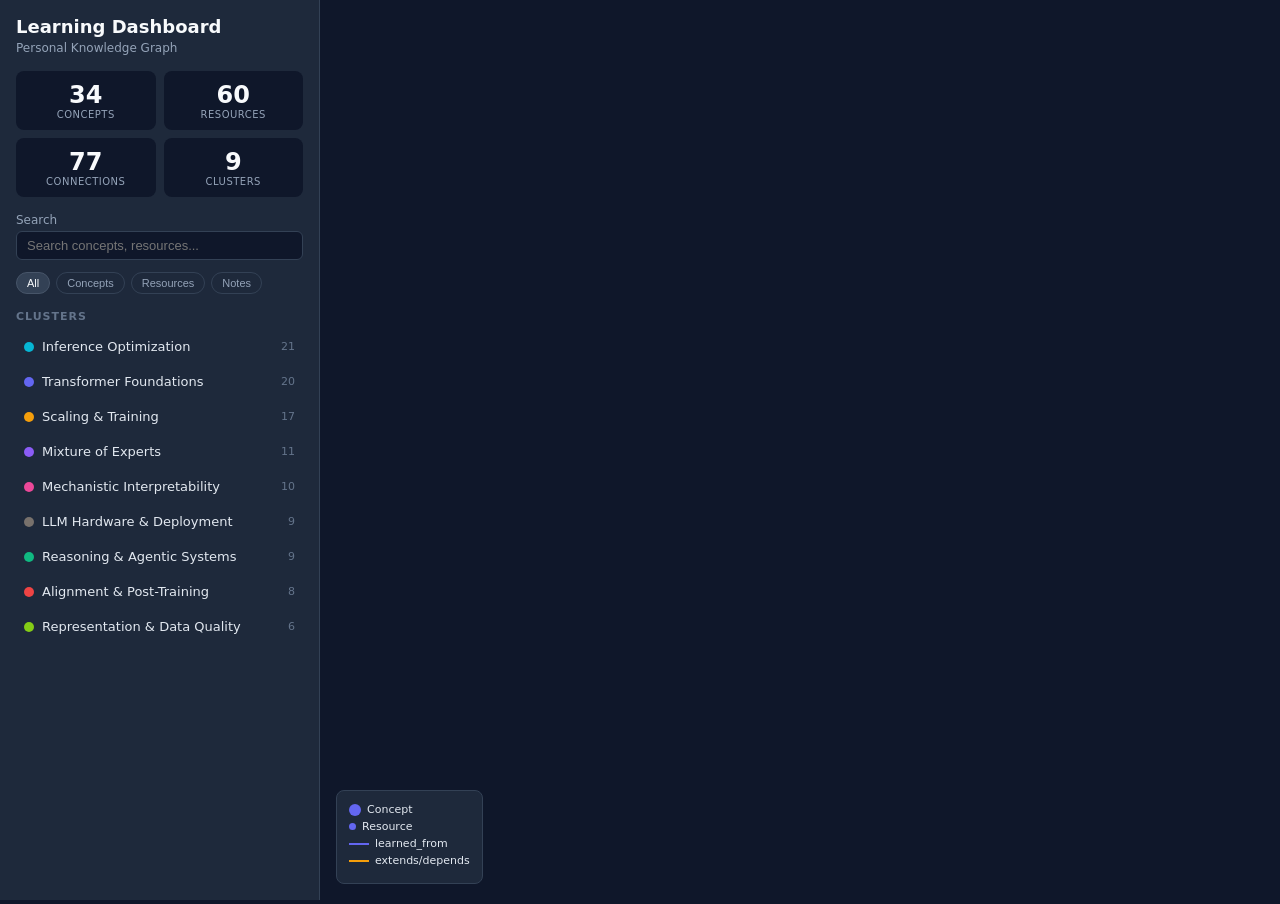
<file: personal/learning/learning-dashboard.html>
<!DOCTYPE html>
<html lang="en">
<head>
<meta charset="UTF-8">
<meta name="viewport" content="width=device-width, initial-scale=1.0">
<title>Learning Dashboard — Knowledge Graph</title>
<script src="https://d3js.org/d3.v7.min.js"></script>
<style>
  * { margin: 0; padding: 0; box-sizing: border-box; }
  body { font-family: -apple-system, BlinkMacSystemFont, 'Segoe UI', system-ui, sans-serif; background: #0f172a; color: #e2e8f0; display: flex; height: 100vh; overflow: hidden; }

  /* Sidebar */
  #sidebar { width: 320px; background: #1e293b; border-right: 1px solid #334155; overflow-y: auto; padding: 16px; flex-shrink: 0; }
  #sidebar h1 { font-size: 18px; margin-bottom: 4px; color: #f8fafc; }
  #sidebar .subtitle { font-size: 12px; color: #94a3b8; margin-bottom: 16px; }
  .stats { display: grid; grid-template-columns: 1fr 1fr; gap: 8px; margin-bottom: 16px; }
  .stat-card { background: #0f172a; border-radius: 8px; padding: 10px; text-align: center; }
  .stat-card .number { font-size: 24px; font-weight: 700; color: #f8fafc; }
  .stat-card .label { font-size: 10px; color: #94a3b8; text-transform: uppercase; letter-spacing: 0.5px; }

  .section-title { font-size: 11px; text-transform: uppercase; letter-spacing: 1px; color: #64748b; margin: 16px 0 8px; font-weight: 600; }

  .cluster-item { display: flex; align-items: center; gap: 8px; padding: 8px; border-radius: 6px; cursor: pointer; margin-bottom: 4px; transition: background 0.15s; }
  .cluster-item:hover { background: #334155; }
  .cluster-item.active { background: #334155; border: 1px solid #475569; }
  .cluster-dot { width: 10px; height: 10px; border-radius: 50%; flex-shrink: 0; }
  .cluster-name { font-size: 13px; flex: 1; }
  .cluster-count { font-size: 11px; color: #64748b; }

  .filter-group { margin-bottom: 12px; }
  .filter-group label { font-size: 12px; color: #94a3b8; display: block; margin-bottom: 4px; }
  .filter-group input { width: 100%; padding: 6px 10px; border-radius: 6px; border: 1px solid #334155; background: #0f172a; color: #e2e8f0; font-size: 13px; }
  .filter-group input:focus { outline: none; border-color: #6366f1; }

  .type-filters { display: flex; gap: 6px; margin-bottom: 12px; }
  .type-btn { padding: 4px 10px; border-radius: 12px; border: 1px solid #334155; background: transparent; color: #94a3b8; font-size: 11px; cursor: pointer; transition: all 0.15s; }
  .type-btn.active { background: #334155; color: #f8fafc; border-color: #475569; }
  .type-btn:hover { border-color: #475569; }

  /* Detail Panel */
  #detail { display: none; position: absolute; right: 16px; top: 16px; width: 360px; max-height: calc(100vh - 32px); background: #1e293b; border: 1px solid #334155; border-radius: 12px; padding: 20px; overflow-y: auto; z-index: 10; box-shadow: 0 20px 40px rgba(0,0,0,0.4); }
  #detail h2 { font-size: 16px; margin-bottom: 4px; color: #f8fafc; }
  #detail .meta { font-size: 12px; color: #94a3b8; margin-bottom: 12px; }
  #detail .badge { display: inline-block; padding: 2px 8px; border-radius: 10px; font-size: 10px; font-weight: 600; margin-right: 4px; }
  #detail .badge-concept { background: #312e81; color: #a5b4fc; }
  #detail .badge-resource { background: #064e3b; color: #6ee7b7; }
  #detail .badge-note { background: #713f12; color: #fde68a; }
  #detail .section { margin-top: 12px; }
  #detail .section h3 { font-size: 12px; color: #64748b; text-transform: uppercase; letter-spacing: 0.5px; margin-bottom: 6px; }
  #detail .link-item { padding: 4px 0; font-size: 13px; }
  #detail .link-item a { color: #93c5fd; text-decoration: none; }
  #detail .link-item a:hover { text-decoration: underline; }
  #detail .question { padding: 4px 0; font-size: 13px; color: #cbd5e1; }
  #detail .edge-item { padding: 4px 0; font-size: 12px; color: #94a3b8; }
  #detail .edge-rel { color: #6366f1; font-weight: 600; }
  #detail .close-btn { position: absolute; top: 12px; right: 12px; background: none; border: none; color: #64748b; cursor: pointer; font-size: 18px; }
  #detail .close-btn:hover { color: #f8fafc; }
  #detail .url-link { display: block; margin-top: 8px; padding: 8px 12px; background: #0f172a; border-radius: 6px; color: #93c5fd; text-decoration: none; font-size: 13px; word-break: break-all; }
  #detail .url-link:hover { background: #1e3a5f; }

  /* Graph Area */
  #graph-area { flex: 1; position: relative; }
  svg { width: 100%; height: 100%; }
  .link { stroke-opacity: 0.3; }
  .link:hover { stroke-opacity: 0.8; }
  .node { cursor: pointer; }
  .node circle { stroke: #0f172a; stroke-width: 1.5px; transition: r 0.2s; }
  .node:hover circle { r: 12; }
  .node text { font-size: 9px; fill: #94a3b8; pointer-events: none; }
  .node.highlighted circle { stroke: #f8fafc; stroke-width: 2.5px; }
  .node.dimmed { opacity: 0.15; }
  .link.dimmed { opacity: 0.05; }

  /* Legend */
  #legend { position: absolute; bottom: 16px; left: 16px; background: #1e293b; border: 1px solid #334155; border-radius: 8px; padding: 12px; font-size: 11px; }
  .legend-item { display: flex; align-items: center; gap: 6px; margin-bottom: 4px; }
  .legend-dot { width: 8px; height: 8px; border-radius: 50%; }
  .legend-line { width: 20px; height: 2px; }
</style>
</head>
<body>

<div id="sidebar">
  <h1>Learning Dashboard</h1>
  <p class="subtitle">Personal Knowledge Graph</p>

  <div class="stats">
    <div class="stat-card"><div class="number" id="stat-concepts">0</div><div class="label">Concepts</div></div>
    <div class="stat-card"><div class="number" id="stat-resources">0</div><div class="label">Resources</div></div>
    <div class="stat-card"><div class="number" id="stat-edges">0</div><div class="label">Connections</div></div>
    <div class="stat-card"><div class="number" id="stat-clusters">0</div><div class="label">Clusters</div></div>
  </div>

  <div class="filter-group">
    <label>Search</label>
    <input type="text" id="search" placeholder="Search concepts, resources...">
  </div>

  <div class="type-filters">
    <button class="type-btn active" data-type="all">All</button>
    <button class="type-btn" data-type="concept">Concepts</button>
    <button class="type-btn" data-type="resource">Resources</button>
    <button class="type-btn" data-type="note">Notes</button>
  </div>

  <div class="section-title">Clusters</div>
  <div id="cluster-list"></div>
</div>

<div id="graph-area">
  <svg id="graph"></svg>

  <div id="legend">
    <div class="legend-item"><div class="legend-dot" style="background:#6366f1; width:12px; height:12px;"></div> Concept</div>
    <div class="legend-item"><div class="legend-dot" style="background:#6366f1; width:7px; height:7px;"></div> Resource</div>
    <div class="legend-item"><div class="legend-line" style="background:#6366f1;"></div> learned_from</div>
    <div class="legend-item"><div class="legend-line" style="background:#f59e0b;"></div> extends/depends</div>
  </div>
</div>

<div id="detail">
  <button class="close-btn" onclick="closeDetail()">&times;</button>
  <div id="detail-content"></div>
</div>

<script>
const graphData = {
  "nodes": [
    {
      "id": "self-attention",
      "name": "Self-Attention",
      "type": "concept",
      "cluster": "transformer-foundations",
      "color": "#6366f1",
      "size": 8,
      "depth": "intro",
      "url": "",
      "quality": 0,
      "tags": [
        "transformer",
        "attention",
        "core"
      ],
      "questions": [
        "How does self-attention compute relationships between all positions in a sequence?",
        "Why is self-attention O(n^2) in sequence length?"
      ],
      "body": "",
      "resource_type": ""
    },
    {
      "id": "multi-head-attention",
      "name": "Multi-Head Attention",
      "type": "concept",
      "cluster": "transformer-foundations",
      "color": "#6366f1",
      "size": 8,
      "depth": "intro",
      "url": "",
      "quality": 0,
      "tags": [
        "transformer",
        "attention",
        "core"
      ],
      "questions": [
        "Why use multiple attention heads instead of a single one?",
        "How do different heads learn different relationship patterns?"
      ],
      "body": "",
      "resource_type": ""
    },
    {
      "id": "transformer-architecture",
      "name": "Transformer Architecture",
      "type": "concept",
      "cluster": "transformer-foundations",
      "color": "#6366f1",
      "size": 8,
      "depth": "intro",
      "url": "",
      "quality": 0,
      "tags": [
        "transformer",
        "architecture",
        "deep-learning"
      ],
      "questions": [
        "What are the key components of the original Transformer?",
        "Why did decoder-only architectures become dominant for LLMs?"
      ],
      "body": "",
      "resource_type": ""
    },
    {
      "id": "positional-encoding",
      "name": "Positional Encoding",
      "type": "concept",
      "cluster": "transformer-foundations",
      "color": "#6366f1",
      "size": 8,
      "depth": "intermediate",
      "url": "",
      "quality": 0,
      "tags": [
        "transformer",
        "position",
        "encoding"
      ],
      "questions": [
        "Why do transformers need positional encoding?",
        "How does RoPE enable better length generalization than sinusoidal encoding?"
      ],
      "body": "",
      "resource_type": ""
    },
    {
      "id": "rotary-position-embedding",
      "name": "Rotary Position Embedding (RoPE)",
      "type": "concept",
      "cluster": "transformer-foundations",
      "color": "#6366f1",
      "size": 8,
      "depth": "intermediate",
      "url": "",
      "quality": 0,
      "tags": [
        "transformer",
        "position",
        "rope",
        "long-context"
      ],
      "questions": [
        "How does RoPE encode relative position via rotation matrices?",
        "Why has RoPE become the default positional encoding for modern LLMs?"
      ],
      "body": "",
      "resource_type": ""
    },
    {
      "id": "masked-language-modeling",
      "name": "Masked Language Modeling",
      "type": "concept",
      "cluster": "transformer-foundations",
      "color": "#6366f1",
      "size": 8,
      "depth": "intermediate",
      "url": "",
      "quality": 0,
      "tags": [
        "bert",
        "pre-training",
        "encoder"
      ],
      "questions": [
        "How does MLM differ from autoregressive language modeling?",
        "Why is bidirectional context important for representation learning?"
      ],
      "body": "",
      "resource_type": ""
    },
    {
      "id": "multi-latent-attention",
      "name": "Multi-Latent Attention (MLA)",
      "type": "concept",
      "cluster": "transformer-foundations",
      "color": "#6366f1",
      "size": 8,
      "depth": "research",
      "url": "",
      "quality": 0,
      "tags": [
        "deepseek",
        "attention",
        "efficiency"
      ],
      "questions": [
        "How does MLA reduce KV cache memory compared to standard MHA?",
        "What is the latent compression bottleneck in MLA?"
      ],
      "body": "",
      "resource_type": ""
    },
    {
      "id": "scaling-laws",
      "name": "Neural Scaling Laws",
      "type": "concept",
      "cluster": "scaling-and-training",
      "color": "#f59e0b",
      "size": 8,
      "depth": "intermediate",
      "url": "",
      "quality": 0,
      "tags": [
        "scaling",
        "compute",
        "training"
      ],
      "questions": [
        "How do loss and performance scale with parameters, data, and compute?",
        "What are the practical implications of scaling laws for training budget allocation?"
      ],
      "body": "",
      "resource_type": ""
    },
    {
      "id": "compute-optimal-training",
      "name": "Compute-Optimal Training (Chinchilla)",
      "type": "concept",
      "cluster": "scaling-and-training",
      "color": "#f59e0b",
      "size": 8,
      "depth": "intermediate",
      "url": "",
      "quality": 0,
      "tags": [
        "scaling",
        "chinchilla",
        "training-efficiency"
      ],
      "questions": [
        "Why were most pre-Chinchilla models undertrained on tokens?",
        "How do you determine the optimal parameter-to-token ratio for a compute budget?"
      ],
      "body": "",
      "resource_type": ""
    },
    {
      "id": "in-context-learning",
      "name": "In-Context Learning",
      "type": "concept",
      "cluster": "scaling-and-training",
      "color": "#f59e0b",
      "size": 8,
      "depth": "intermediate",
      "url": "",
      "quality": 0,
      "tags": [
        "gpt3",
        "prompting",
        "few-shot"
      ],
      "questions": [
        "How can LLMs learn new tasks from examples in the prompt without gradient updates?",
        "What scale of model is needed for reliable in-context learning?"
      ],
      "body": "",
      "resource_type": ""
    },
    {
      "id": "synthetic-data-training",
      "name": "Synthetic Data Training",
      "type": "concept",
      "cluster": "representation-and-data",
      "color": "#84cc16",
      "size": 8,
      "depth": "intermediate",
      "url": "",
      "quality": 0,
      "tags": [
        "data-quality",
        "phi",
        "textbooks"
      ],
      "questions": [
        "How can high-quality synthetic data outperform larger web-scraped datasets?",
        "What are the risks of model collapse from synthetic data?"
      ],
      "body": "",
      "resource_type": ""
    },
    {
      "id": "large-scale-training",
      "name": "Large-Scale Training Orchestration",
      "type": "concept",
      "cluster": "scaling-and-training",
      "color": "#f59e0b",
      "size": 8,
      "depth": "intermediate",
      "url": "",
      "quality": 0,
      "tags": [
        "distributed-training",
        "palm",
        "tpu",
        "gpu"
      ],
      "questions": [
        "How do you efficiently train across thousands of accelerators?",
        "What are the key challenges in distributed training (communication, fault tolerance)?"
      ],
      "body": "",
      "resource_type": ""
    },
    {
      "id": "gradient-accumulation",
      "name": "Gradient Accumulation",
      "type": "concept",
      "cluster": "scaling-and-training",
      "color": "#f59e0b",
      "size": 8,
      "depth": "intermediate",
      "url": "",
      "quality": 0,
      "tags": [
        "training",
        "optimization",
        "memory"
      ],
      "questions": [
        "How does gradient accumulation simulate larger batch sizes with limited GPU memory?",
        "What are the trade-offs between accumulation steps and training speed?"
      ],
      "body": "",
      "resource_type": ""
    },
    {
      "id": "instruction-tuning",
      "name": "Instruction Tuning",
      "type": "concept",
      "cluster": "alignment-and-post-training",
      "color": "#ef4444",
      "size": 8,
      "depth": "intermediate",
      "url": "",
      "quality": 0,
      "tags": [
        "alignment",
        "instructgpt",
        "sft"
      ],
      "questions": [
        "How does instruction tuning change model behavior compared to base pre-training?",
        "What is the role of SFT in the RLHF pipeline?"
      ],
      "body": "",
      "resource_type": ""
    },
    {
      "id": "rlhf",
      "name": "Reinforcement Learning from Human Feedback",
      "type": "concept",
      "cluster": "alignment-and-post-training",
      "color": "#ef4444",
      "size": 8,
      "depth": "intermediate",
      "url": "",
      "quality": 0,
      "tags": [
        "alignment",
        "ppo",
        "reward-model"
      ],
      "questions": [
        "How does RLHF align model outputs with human preferences?",
        "What are the instability issues with PPO-based RLHF?"
      ],
      "body": "",
      "resource_type": ""
    },
    {
      "id": "direct-preference-optimization",
      "name": "Direct Preference Optimization (DPO)",
      "type": "concept",
      "cluster": "alignment-and-post-training",
      "color": "#ef4444",
      "size": 8,
      "depth": "intermediate",
      "url": "",
      "quality": 0,
      "tags": [
        "alignment",
        "dpo",
        "preference-learning"
      ],
      "questions": [
        "How does DPO eliminate the need for a separate reward model?",
        "Why is DPO more stable than PPO-based RLHF?"
      ],
      "body": "",
      "resource_type": ""
    },
    {
      "id": "constitutional-ai",
      "name": "Constitutional AI",
      "type": "concept",
      "cluster": "alignment-and-post-training",
      "color": "#ef4444",
      "size": 8,
      "depth": "intermediate",
      "url": "",
      "quality": 0,
      "tags": [
        "alignment",
        "anthropic",
        "safety"
      ],
      "questions": [
        "How does Constitutional AI use AI feedback instead of human feedback?",
        "What role do constitutional principles play in training harmless models?"
      ],
      "body": "",
      "resource_type": ""
    },
    {
      "id": "chain-of-thought",
      "name": "Chain-of-Thought Prompting",
      "type": "concept",
      "cluster": "reasoning-and-agents",
      "color": "#10b981",
      "size": 8,
      "depth": "intermediate",
      "url": "",
      "quality": 0,
      "tags": [
        "reasoning",
        "prompting",
        "cot"
      ],
      "questions": [
        "How does chain-of-thought prompting improve reasoning accuracy?",
        "What types of tasks benefit most from CoT prompting?"
      ],
      "body": "",
      "resource_type": ""
    },
    {
      "id": "react-framework",
      "name": "ReAct Framework",
      "type": "concept",
      "cluster": "reasoning-and-agents",
      "color": "#10b981",
      "size": 8,
      "depth": "intermediate",
      "url": "",
      "quality": 0,
      "tags": [
        "agents",
        "tool-use",
        "reasoning"
      ],
      "questions": [
        "How does interleaving reasoning and action improve task completion?",
        "Why is ReAct foundational for modern AI agent architectures?"
      ],
      "body": "",
      "resource_type": ""
    },
    {
      "id": "rl-for-reasoning",
      "name": "RL for Reasoning (DeepSeek-R1 Style)",
      "type": "concept",
      "cluster": "reasoning-and-agents",
      "color": "#10b981",
      "size": 8,
      "depth": "research",
      "url": "",
      "quality": 0,
      "tags": [
        "reasoning",
        "reinforcement-learning",
        "deepseek"
      ],
      "questions": [
        "How can pure RL without SFT induce self-verification and structured reasoning?",
        "What emergent reasoning behaviors appear from large-scale RL training?"
      ],
      "body": "",
      "resource_type": ""
    },
    {
      "id": "mixture-of-experts",
      "name": "Mixture of Experts (MoE)",
      "type": "concept",
      "cluster": "mixture-of-experts",
      "color": "#8b5cf6",
      "size": 8,
      "depth": "intermediate",
      "url": "",
      "quality": 0,
      "tags": [
        "moe",
        "sparse",
        "conditional-computation"
      ],
      "questions": [
        "How does MoE achieve large model capacity with constant inference cost?",
        "What is the routing problem in MoE and how is load balancing handled?"
      ],
      "body": "",
      "resource_type": ""
    },
    {
      "id": "sparse-upcycling",
      "name": "Sparse Upcycling",
      "type": "concept",
      "cluster": "mixture-of-experts",
      "color": "#8b5cf6",
      "size": 8,
      "depth": "research",
      "url": "",
      "quality": 0,
      "tags": [
        "moe",
        "dense-to-sparse",
        "compute-reuse"
      ],
      "questions": [
        "How can dense checkpoints be converted into MoE models efficiently?",
        "Why is sparse upcycling critical for iterative scaling?"
      ],
      "body": "",
      "resource_type": ""
    },
    {
      "id": "flash-attention",
      "name": "FlashAttention",
      "type": "concept",
      "cluster": "inference-optimization",
      "color": "#06b6d4",
      "size": 8,
      "depth": "intermediate",
      "url": "",
      "quality": 0,
      "tags": [
        "attention",
        "memory",
        "gpu",
        "io-awareness"
      ],
      "questions": [
        "How does FlashAttention reduce memory from O(n^2) to O(n) via tiling?",
        "Why is IO-awareness key to FlashAttention performance on GPU?"
      ],
      "body": "",
      "resource_type": ""
    },
    {
      "id": "llm-inference",
      "name": "LLM Inference Engineering",
      "type": "concept",
      "cluster": "inference-optimization",
      "color": "#06b6d4",
      "size": 8,
      "depth": "intermediate",
      "url": "",
      "quality": 0,
      "tags": [
        "inference",
        "production",
        "latency"
      ],
      "questions": [
        "What are the key bottlenecks in serving LLMs at scale?",
        "How do batching strategies affect throughput vs latency trade-offs?"
      ],
      "body": "",
      "resource_type": ""
    },
    {
      "id": "batching-strategies",
      "name": "Batching Strategies",
      "type": "concept",
      "cluster": "inference-optimization",
      "color": "#06b6d4",
      "size": 8,
      "depth": "intermediate",
      "url": "",
      "quality": 0,
      "tags": [
        "inference",
        "batching",
        "continuous-batching"
      ],
      "questions": [
        "How does continuous batching improve GPU utilization for inference?",
        "What is the difference between static and dynamic batching?"
      ],
      "body": "",
      "resource_type": ""
    },
    {
      "id": "gpu-memory-management",
      "name": "GPU Memory Management",
      "type": "concept",
      "cluster": "inference-optimization",
      "color": "#06b6d4",
      "size": 8,
      "depth": "intermediate",
      "url": "",
      "quality": 0,
      "tags": [
        "gpu",
        "memory",
        "vram",
        "inference"
      ],
      "questions": [
        "How does KV cache size affect concurrent session limits?",
        "What strategies exist for managing VRAM during multi-user inference?"
      ],
      "body": "",
      "resource_type": ""
    },
    {
      "id": "model-sharding",
      "name": "Model Sharding & Parallelism",
      "type": "concept",
      "cluster": "inference-optimization",
      "color": "#06b6d4",
      "size": 8,
      "depth": "intermediate",
      "url": "",
      "quality": 0,
      "tags": [
        "distributed",
        "tensor-parallelism",
        "pipeline-parallelism"
      ],
      "questions": [
        "When should you use tensor parallelism vs pipeline parallelism?",
        "How does model sharding across GPUs affect inference latency?"
      ],
      "body": "",
      "resource_type": ""
    },
    {
      "id": "model-distillation",
      "name": "Model Distillation",
      "type": "concept",
      "cluster": "inference-optimization",
      "color": "#06b6d4",
      "size": 8,
      "depth": "intermediate",
      "url": "",
      "quality": 0,
      "tags": [
        "compression",
        "knowledge-distillation",
        "deployment"
      ],
      "questions": [
        "How does knowledge distillation transfer capabilities from large to small models?",
        "What are the trade-offs between distillation and quantization?"
      ],
      "body": "",
      "resource_type": ""
    },
    {
      "id": "mechanistic-interpretability",
      "name": "Mechanistic Interpretability",
      "type": "concept",
      "cluster": "mechanistic-interpretability",
      "color": "#ec4899",
      "size": 8,
      "depth": "intermediate",
      "url": "",
      "quality": 0,
      "tags": [
        "interpretability",
        "features",
        "safety"
      ],
      "questions": [
        "How can we decompose neural network activations into interpretable features?",
        "What role does mechanistic interpretability play in AI safety?"
      ],
      "body": "",
      "resource_type": ""
    },
    {
      "id": "sparse-autoencoders",
      "name": "Sparse Autoencoders (SAEs)",
      "type": "concept",
      "cluster": "mechanistic-interpretability",
      "color": "#ec4899",
      "size": 8,
      "depth": "research",
      "url": "",
      "quality": 0,
      "tags": [
        "interpretability",
        "sae",
        "feature-extraction"
      ],
      "questions": [
        "How do sparse autoencoders extract monosemantic features from polysemantic neurons?",
        "What did scaling SAEs to Claude 3 Sonnet reveal about model internals?"
      ],
      "body": "",
      "resource_type": ""
    },
    {
      "id": "transformerlens",
      "name": "TransformerLens",
      "type": "concept",
      "cluster": "mechanistic-interpretability",
      "color": "#ec4899",
      "size": 8,
      "depth": "intermediate",
      "url": "",
      "quality": 0,
      "tags": [
        "interpretability",
        "tools",
        "neel-nanda"
      ],
      "questions": [
        "How does TransformerLens enable mechanistic interpretability research on GPT models?",
        "What types of algorithmic tasks can TransformerLens help analyze?"
      ],
      "body": "",
      "resource_type": ""
    },
    {
      "id": "local-llm-deployment",
      "name": "Local LLM Deployment",
      "type": "concept",
      "cluster": "llm-hardware",
      "color": "#78716c",
      "size": 8,
      "depth": "intro",
      "url": "",
      "quality": 0,
      "tags": [
        "hardware",
        "local",
        "deployment",
        "gpu"
      ],
      "questions": [
        "What hardware is needed to run LLMs locally (GPU VRAM, RAM requirements)?",
        "How do consumer GPUs compare to data center GPUs for LLM inference?"
      ],
      "body": "",
      "resource_type": ""
    },
    {
      "id": "retrieval-augmented-generation",
      "name": "Retrieval-Augmented Generation (RAG)",
      "type": "concept",
      "cluster": "representation-and-data",
      "color": "#84cc16",
      "size": 8,
      "depth": "intermediate",
      "url": "",
      "quality": 0,
      "tags": [
        "rag",
        "retrieval",
        "grounding"
      ],
      "questions": [
        "How does RAG combine parametric and non-parametric knowledge?",
        "What are the key challenges in building production RAG systems?"
      ],
      "body": "",
      "resource_type": ""
    },
    {
      "id": "platonic-representation",
      "name": "Platonic Representation Hypothesis",
      "type": "concept",
      "cluster": "representation-and-data",
      "color": "#84cc16",
      "size": 8,
      "depth": "research",
      "url": "",
      "quality": 0,
      "tags": [
        "representation",
        "convergence",
        "multimodal"
      ],
      "questions": [
        "Do neural networks converge toward a shared representation of reality?",
        "What evidence supports cross-modal representational alignment?"
      ],
      "body": "",
      "resource_type": ""
    },
    {
      "id": "res-attention-is-all-you-need",
      "name": "Attention Is All You Need",
      "type": "resource",
      "cluster": "transformer-foundations",
      "color": "#6366f1",
      "size": 5,
      "depth": "",
      "url": "https://arxiv.org/abs/1706.03762",
      "quality": 5,
      "tags": [
        "transformer",
        "attention",
        "seminal"
      ],
      "questions": [],
      "body": "",
      "resource_type": "paper"
    },
    {
      "id": "res-illustrated-transformer",
      "name": "The Illustrated Transformer",
      "type": "resource",
      "cluster": "transformer-foundations",
      "color": "#6366f1",
      "size": 5,
      "depth": "",
      "url": "https://jalammar.github.io/illustrated-transformer/",
      "quality": 5,
      "tags": [
        "transformer",
        "tutorial",
        "visual"
      ],
      "questions": [],
      "body": "",
      "resource_type": "blog"
    },
    {
      "id": "res-bert",
      "name": "BERT: Pre-training of Deep Bidirectional Transformers",
      "type": "resource",
      "cluster": "transformer-foundations",
      "color": "#6366f1",
      "size": 5,
      "depth": "",
      "url": "https://arxiv.org/abs/1810.04805",
      "quality": 5,
      "tags": [
        "bert",
        "encoder",
        "pre-training"
      ],
      "questions": [],
      "body": "",
      "resource_type": "paper"
    },
    {
      "id": "res-gpt3",
      "name": "Language Models are Few-Shot Learners (GPT-3)",
      "type": "resource",
      "cluster": "scaling-and-training",
      "color": "#f59e0b",
      "size": 5,
      "depth": "",
      "url": "https://arxiv.org/abs/2005.14165",
      "quality": 5,
      "tags": [
        "gpt3",
        "few-shot",
        "scaling"
      ],
      "questions": [],
      "body": "",
      "resource_type": "paper"
    },
    {
      "id": "res-scaling-laws",
      "name": "Scaling Laws for Neural Language Models",
      "type": "resource",
      "cluster": "scaling-and-training",
      "color": "#f59e0b",
      "size": 5,
      "depth": "",
      "url": "https://arxiv.org/abs/2001.08361",
      "quality": 5,
      "tags": [
        "scaling",
        "compute",
        "empirical"
      ],
      "questions": [],
      "body": "",
      "resource_type": "paper"
    },
    {
      "id": "res-chinchilla",
      "name": "Training Compute-Optimal Large Language Models (Chinchilla)",
      "type": "resource",
      "cluster": "scaling-and-training",
      "color": "#f59e0b",
      "size": 5,
      "depth": "",
      "url": "https://arxiv.org/abs/2203.15556",
      "quality": 5,
      "tags": [
        "scaling",
        "chinchilla",
        "compute-optimal"
      ],
      "questions": [],
      "body": "",
      "resource_type": "paper"
    },
    {
      "id": "res-llama",
      "name": "LLaMA: Open and Efficient Foundation Language Models",
      "type": "resource",
      "cluster": "transformer-foundations",
      "color": "#6366f1",
      "size": 5,
      "depth": "",
      "url": "https://arxiv.org/abs/2302.13971",
      "quality": 5,
      "tags": [
        "llama",
        "open-weight",
        "architecture"
      ],
      "questions": [],
      "body": "",
      "resource_type": "paper"
    },
    {
      "id": "res-roformer",
      "name": "RoFormer: Rotary Position Embedding",
      "type": "resource",
      "cluster": "transformer-foundations",
      "color": "#6366f1",
      "size": 5,
      "depth": "",
      "url": "https://arxiv.org/abs/2104.09864",
      "quality": 4,
      "tags": [
        "rope",
        "position",
        "encoding"
      ],
      "questions": [],
      "body": "",
      "resource_type": "paper"
    },
    {
      "id": "res-flash-attention",
      "name": "FlashAttention: Fast and Memory-Efficient Exact Attention",
      "type": "resource",
      "cluster": "inference-optimization",
      "color": "#06b6d4",
      "size": 5,
      "depth": "",
      "url": "https://arxiv.org/abs/2205.14135",
      "quality": 5,
      "tags": [
        "attention",
        "memory",
        "gpu",
        "efficiency"
      ],
      "questions": [],
      "body": "",
      "resource_type": "paper"
    },
    {
      "id": "res-rag",
      "name": "Retrieval-Augmented Generation for Knowledge-Intensive NLP Tasks",
      "type": "resource",
      "cluster": "representation-and-data",
      "color": "#84cc16",
      "size": 5,
      "depth": "",
      "url": "https://arxiv.org/abs/2005.11401",
      "quality": 4,
      "tags": [
        "rag",
        "retrieval",
        "knowledge"
      ],
      "questions": [],
      "body": "",
      "resource_type": "paper"
    },
    {
      "id": "res-instructgpt",
      "name": "Training Language Models to Follow Instructions (InstructGPT)",
      "type": "resource",
      "cluster": "alignment-and-post-training",
      "color": "#ef4444",
      "size": 5,
      "depth": "",
      "url": "https://arxiv.org/abs/2203.02155",
      "quality": 5,
      "tags": [
        "alignment",
        "rlhf",
        "instruction-tuning"
      ],
      "questions": [],
      "body": "",
      "resource_type": "paper"
    },
    {
      "id": "res-dpo",
      "name": "Direct Preference Optimization (DPO)",
      "type": "resource",
      "cluster": "alignment-and-post-training",
      "color": "#ef4444",
      "size": 5,
      "depth": "",
      "url": "https://arxiv.org/abs/2305.18290",
      "quality": 4,
      "tags": [
        "dpo",
        "alignment",
        "preference"
      ],
      "questions": [],
      "body": "",
      "resource_type": "paper"
    },
    {
      "id": "res-chain-of-thought",
      "name": "Chain-of-Thought Prompting Elicits Reasoning",
      "type": "resource",
      "cluster": "reasoning-and-agents",
      "color": "#10b981",
      "size": 5,
      "depth": "",
      "url": "https://arxiv.org/abs/2201.11903",
      "quality": 5,
      "tags": [
        "reasoning",
        "prompting",
        "cot"
      ],
      "questions": [],
      "body": "",
      "resource_type": "paper"
    },
    {
      "id": "res-react",
      "name": "ReAct: Synergizing Reasoning and Acting",
      "type": "resource",
      "cluster": "reasoning-and-agents",
      "color": "#10b981",
      "size": 5,
      "depth": "",
      "url": "https://arxiv.org/abs/2210.03629",
      "quality": 5,
      "tags": [
        "agents",
        "reasoning",
        "tool-use"
      ],
      "questions": [],
      "body": "",
      "resource_type": "paper"
    },
    {
      "id": "res-deepseek-r1",
      "name": "DeepSeek-R1: Incentivizing Reasoning via RL",
      "type": "resource",
      "cluster": "reasoning-and-agents",
      "color": "#10b981",
      "size": 5,
      "depth": "",
      "url": "https://arxiv.org/abs/2501.12948",
      "quality": 5,
      "tags": [
        "reasoning",
        "rl",
        "deepseek"
      ],
      "questions": [],
      "body": "",
      "resource_type": "paper"
    },
    {
      "id": "res-qwen3",
      "name": "Qwen3 Technical Report",
      "type": "resource",
      "cluster": "mixture-of-experts",
      "color": "#8b5cf6",
      "size": 5,
      "depth": "",
      "url": "https://arxiv.org/abs/2505.09388",
      "quality": 4,
      "tags": [
        "qwen",
        "moe",
        "reasoning"
      ],
      "questions": [],
      "body": "",
      "resource_type": "paper"
    },
    {
      "id": "res-sparse-gated-moe",
      "name": "Outrageously Large Neural Networks: Sparsely-Gated MoE",
      "type": "resource",
      "cluster": "mixture-of-experts",
      "color": "#8b5cf6",
      "size": 5,
      "depth": "",
      "url": "https://arxiv.org/abs/1701.06538",
      "quality": 5,
      "tags": [
        "moe",
        "sparse",
        "gating"
      ],
      "questions": [],
      "body": "",
      "resource_type": "paper"
    },
    {
      "id": "res-switch-transformers",
      "name": "Switch Transformers",
      "type": "resource",
      "cluster": "mixture-of-experts",
      "color": "#8b5cf6",
      "size": 5,
      "depth": "",
      "url": "https://arxiv.org/abs/2101.03961",
      "quality": 4,
      "tags": [
        "moe",
        "switch",
        "trillion-parameter"
      ],
      "questions": [],
      "body": "",
      "resource_type": "paper"
    },
    {
      "id": "res-mixtral",
      "name": "Mixtral of Experts",
      "type": "resource",
      "cluster": "mixture-of-experts",
      "color": "#8b5cf6",
      "size": 5,
      "depth": "",
      "url": "https://arxiv.org/abs/2401.04088",
      "quality": 4,
      "tags": [
        "moe",
        "mixtral",
        "open-weight"
      ],
      "questions": [],
      "body": "",
      "resource_type": "paper"
    },
    {
      "id": "res-sparse-upcycling",
      "name": "Sparse Upcycling: MoE from Dense Checkpoints",
      "type": "resource",
      "cluster": "mixture-of-experts",
      "color": "#8b5cf6",
      "size": 5,
      "depth": "",
      "url": "https://arxiv.org/abs/2212.05055",
      "quality": 4,
      "tags": [
        "moe",
        "upcycling",
        "dense-to-sparse"
      ],
      "questions": [],
      "body": "",
      "resource_type": "paper"
    },
    {
      "id": "res-platonic-representation",
      "name": "The Platonic Representation Hypothesis",
      "type": "resource",
      "cluster": "representation-and-data",
      "color": "#84cc16",
      "size": 5,
      "depth": "",
      "url": "https://arxiv.org/abs/2405.07987",
      "quality": 4,
      "tags": [
        "representation",
        "convergence",
        "theory"
      ],
      "questions": [],
      "body": "",
      "resource_type": "paper"
    },
    {
      "id": "res-textbooks-all-you-need",
      "name": "Textbooks Are All You Need",
      "type": "resource",
      "cluster": "representation-and-data",
      "color": "#84cc16",
      "size": 5,
      "depth": "",
      "url": "https://arxiv.org/abs/2306.11644",
      "quality": 4,
      "tags": [
        "data-quality",
        "phi",
        "synthetic-data"
      ],
      "questions": [],
      "body": "",
      "resource_type": "paper"
    },
    {
      "id": "res-scaling-monosemanticity",
      "name": "Scaling Monosemanticity: Interpretable Features from Claude 3 Sonnet",
      "type": "resource",
      "cluster": "mechanistic-interpretability",
      "color": "#ec4899",
      "size": 5,
      "depth": "",
      "url": "https://transformer-circuits.pub/2024/scaling-monosemanticity/",
      "quality": 5,
      "tags": [
        "interpretability",
        "sae",
        "anthropic"
      ],
      "questions": [],
      "body": "",
      "resource_type": "paper"
    },
    {
      "id": "res-palm",
      "name": "PaLM: Scaling Language Modeling with Pathways",
      "type": "resource",
      "cluster": "scaling-and-training",
      "color": "#f59e0b",
      "size": 5,
      "depth": "",
      "url": "https://arxiv.org/abs/2204.02311",
      "quality": 4,
      "tags": [
        "palm",
        "distributed-training",
        "google"
      ],
      "questions": [],
      "body": "",
      "resource_type": "paper"
    },
    {
      "id": "res-glam",
      "name": "GLaM: Efficient Scaling with Mixture-of-Experts",
      "type": "resource",
      "cluster": "mixture-of-experts",
      "color": "#8b5cf6",
      "size": 5,
      "depth": "",
      "url": "https://arxiv.org/abs/2112.06905",
      "quality": 4,
      "tags": [
        "moe",
        "glam",
        "scaling"
      ],
      "questions": [],
      "body": "",
      "resource_type": "paper"
    },
    {
      "id": "res-smol-playbook",
      "name": "The Smol Training Playbook",
      "type": "resource",
      "cluster": "scaling-and-training",
      "color": "#f59e0b",
      "size": 5,
      "depth": "",
      "url": "https://huggingface.co/spaces/HuggingFaceTB/smol-training-playbook",
      "quality": 4,
      "tags": [
        "training",
        "handbook",
        "huggingface"
      ],
      "questions": [],
      "body": "",
      "resource_type": "blog"
    },
    {
      "id": "res-t5",
      "name": "T5: Exploring the Limits of Transfer Learning",
      "type": "resource",
      "cluster": "transformer-foundations",
      "color": "#6366f1",
      "size": 5,
      "depth": "",
      "url": "https://arxiv.org/abs/1910.10683",
      "quality": 5,
      "tags": [
        "t5",
        "transfer-learning",
        "text-to-text"
      ],
      "questions": [],
      "body": "",
      "resource_type": "paper"
    },
    {
      "id": "res-toolformer",
      "name": "Toolformer: Language Models Can Teach Themselves to Use Tools",
      "type": "resource",
      "cluster": "reasoning-and-agents",
      "color": "#10b981",
      "size": 5,
      "depth": "",
      "url": "https://arxiv.org/abs/2302.04761",
      "quality": 4,
      "tags": [
        "tools",
        "agents",
        "self-supervised"
      ],
      "questions": [],
      "body": "",
      "resource_type": "paper"
    },
    {
      "id": "res-gshard",
      "name": "GShard: Scaling Giant Models with Conditional Computation",
      "type": "resource",
      "cluster": "mixture-of-experts",
      "color": "#8b5cf6",
      "size": 5,
      "depth": "",
      "url": "https://arxiv.org/abs/2006.16668",
      "quality": 4,
      "tags": [
        "moe",
        "sharding",
        "distributed"
      ],
      "questions": [],
      "body": "",
      "resource_type": "paper"
    },
    {
      "id": "res-adaptive-mixtures",
      "name": "Adaptive Mixtures of Local Experts (1991)",
      "type": "resource",
      "cluster": "mixture-of-experts",
      "color": "#8b5cf6",
      "size": 5,
      "depth": "",
      "url": "https://www.cs.toronto.edu/~hinton/absps/jjnh91.pdf",
      "quality": 4,
      "tags": [
        "moe",
        "classic",
        "foundations"
      ],
      "questions": [],
      "body": "",
      "resource_type": "paper"
    },
    {
      "id": "res-hierarchical-moe",
      "name": "Hierarchical Mixtures of Experts (1994)",
      "type": "resource",
      "cluster": "mixture-of-experts",
      "color": "#8b5cf6",
      "size": 5,
      "depth": "",
      "url": "https://doi.org/10.1162/neco.1994.6.2.181",
      "quality": 4,
      "tags": [
        "moe",
        "hierarchical",
        "em-algorithm"
      ],
      "questions": [],
      "body": "",
      "resource_type": "paper"
    },
    {
      "id": "res-constitutional-ai",
      "name": "Constitutional AI: Harmlessness from AI Feedback",
      "type": "resource",
      "cluster": "alignment-and-post-training",
      "color": "#ef4444",
      "size": 5,
      "depth": "",
      "url": "https://arxiv.org/abs/2212.08073",
      "quality": 5,
      "tags": [
        "alignment",
        "anthropic",
        "constitutional"
      ],
      "questions": [],
      "body": "",
      "resource_type": "paper"
    },
    {
      "id": "res-mapping-the-mind",
      "name": "Mapping the Mind of a Large Language Model",
      "type": "resource",
      "cluster": "mechanistic-interpretability",
      "color": "#ec4899",
      "size": 5,
      "depth": "",
      "url": "https://www.anthropic.com/research/mapping-mind-language-model",
      "quality": 5,
      "tags": [
        "interpretability",
        "anthropic",
        "features"
      ],
      "questions": [],
      "body": "",
      "resource_type": "blog"
    },
    {
      "id": "res-deepseek-v3",
      "name": "DeepSeek-V3 Technical Report",
      "type": "resource",
      "cluster": "transformer-foundations",
      "color": "#6366f1",
      "size": 5,
      "depth": "",
      "url": "https://arxiv.org/abs/2412.19437",
      "quality": 5,
      "tags": [
        "deepseek",
        "mla",
        "mtp",
        "efficiency"
      ],
      "questions": [],
      "body": "",
      "resource_type": "paper"
    },
    {
      "id": "res-ahead-of-ai",
      "name": "Ahead of AI Newsletter (Sebastian Raschka)",
      "type": "resource",
      "cluster": "scaling-and-training",
      "color": "#f59e0b",
      "size": 5,
      "depth": "",
      "url": "https://magazine.sebastianraschka.com",
      "quality": 5,
      "tags": [
        "newsletter",
        "analysis",
        "learning"
      ],
      "questions": [],
      "body": "",
      "resource_type": "blog"
    },
    {
      "id": "res-interconnects",
      "name": "Interconnects Newsletter (Nathan Lambert)",
      "type": "resource",
      "cluster": "alignment-and-post-training",
      "color": "#ef4444",
      "size": 5,
      "depth": "",
      "url": "https://www.interconnects.ai",
      "quality": 5,
      "tags": [
        "newsletter",
        "rlhf",
        "alignment"
      ],
      "questions": [],
      "body": "",
      "resource_type": "blog"
    },
    {
      "id": "res-karpathy-llm-c",
      "name": "Andrej Karpathy's LLM.c",
      "type": "resource",
      "cluster": "scaling-and-training",
      "color": "#f59e0b",
      "size": 5,
      "depth": "",
      "url": "https://github.com/karpathy/llm.c",
      "quality": 5,
      "tags": [
        "code",
        "c",
        "cuda",
        "training"
      ],
      "questions": [],
      "body": "",
      "resource_type": "blog"
    },
    {
      "id": "res-hf-daily-papers",
      "name": "Hugging Face Daily Papers",
      "type": "resource",
      "cluster": "scaling-and-training",
      "color": "#f59e0b",
      "size": 5,
      "depth": "",
      "url": "https://huggingface.co/papers",
      "quality": 4,
      "tags": [
        "papers",
        "daily",
        "research"
      ],
      "questions": [],
      "body": "",
      "resource_type": "blog"
    },
    {
      "id": "res-mit-deep-learning-2024",
      "name": "MIT 6.7960 Deep Learning Fall 2024",
      "type": "resource",
      "cluster": "transformer-foundations",
      "color": "#6366f1",
      "size": 5,
      "depth": "",
      "url": "https://ocw.mit.edu/courses/6-7960-deep-learning-fall-2024/download/",
      "quality": 5,
      "tags": [
        "course",
        "mit",
        "deep-learning"
      ],
      "questions": [],
      "body": "",
      "resource_type": "course"
    },
    {
      "id": "res-cs336-stanford",
      "name": "CS336 Stanford (Lectures 5-11)",
      "type": "resource",
      "cluster": "inference-optimization",
      "color": "#06b6d4",
      "size": 5,
      "depth": "",
      "url": "https://buff.ly/9o4jRxl",
      "quality": 4,
      "tags": [
        "course",
        "stanford",
        "inference"
      ],
      "questions": [],
      "body": "",
      "resource_type": "course"
    },
    {
      "id": "res-gpu-mode",
      "name": "GPU MODE",
      "type": "resource",
      "cluster": "inference-optimization",
      "color": "#06b6d4",
      "size": 5,
      "depth": "",
      "url": "https://buff.ly/bPEHYL0",
      "quality": 4,
      "tags": [
        "gpu",
        "cuda",
        "programming"
      ],
      "questions": [],
      "body": "",
      "resource_type": "course"
    },
    {
      "id": "res-llm-inference-patterns",
      "name": "LLM Inference Patterns",
      "type": "resource",
      "cluster": "inference-optimization",
      "color": "#06b6d4",
      "size": 5,
      "depth": "",
      "url": "https://buff.ly/4ASDS5c",
      "quality": 3,
      "tags": [
        "inference",
        "patterns"
      ],
      "questions": [],
      "body": "",
      "resource_type": "video"
    },
    {
      "id": "res-llm-inference-nvidia",
      "name": "LLM Inference (NVIDIA)",
      "type": "resource",
      "cluster": "inference-optimization",
      "color": "#06b6d4",
      "size": 5,
      "depth": "",
      "url": "https://buff.ly/muDMcor",
      "quality": 4,
      "tags": [
        "inference",
        "nvidia",
        "gpu"
      ],
      "questions": [],
      "body": "",
      "resource_type": "video"
    },
    {
      "id": "res-gpu-perf-engineering",
      "name": "GPU Performance Engineering (E. Andere)",
      "type": "resource",
      "cluster": "inference-optimization",
      "color": "#06b6d4",
      "size": 5,
      "depth": "",
      "url": "https://buff.ly/sfGJNMK",
      "quality": 4,
      "tags": [
        "gpu",
        "performance",
        "engineering"
      ],
      "questions": [],
      "body": "",
      "resource_type": "blog"
    },
    {
      "id": "res-ai-perf-engineering",
      "name": "AI Performance Engineering (C. Fregly)",
      "type": "resource",
      "cluster": "inference-optimization",
      "color": "#06b6d4",
      "size": 5,
      "depth": "",
      "url": "https://buff.ly/8ey3GPa",
      "quality": 4,
      "tags": [
        "performance",
        "engineering",
        "ai"
      ],
      "questions": [],
      "body": "",
      "resource_type": "blog"
    },
    {
      "id": "res-inside-nvidia-gpus",
      "name": "Inside NVIDIA GPUs (A. Gordic)",
      "type": "resource",
      "cluster": "llm-hardware",
      "color": "#78716c",
      "size": 5,
      "depth": "",
      "url": "https://buff.ly/wmgNwMg",
      "quality": 4,
      "tags": [
        "gpu",
        "nvidia",
        "architecture"
      ],
      "questions": [],
      "body": "",
      "resource_type": "blog"
    },
    {
      "id": "res-understanding-llm-inference",
      "name": "Understanding LLM Inference (article)",
      "type": "resource",
      "cluster": "inference-optimization",
      "color": "#06b6d4",
      "size": 5,
      "depth": "",
      "url": "https://buff.ly/NrNU3Qz",
      "quality": 4,
      "tags": [
        "inference",
        "guide"
      ],
      "questions": [],
      "body": "",
      "resource_type": "blog"
    },
    {
      "id": "res-transformer-step-by-step-math",
      "name": "Understanding Transformer by Step-by-Step Math",
      "type": "resource",
      "cluster": "transformer-foundations",
      "color": "#6366f1",
      "size": 5,
      "depth": "",
      "url": "https://medium.com/@sujankarki269/understanding-transformer-by-step-by-step-math-9ba09bb4ac88",
      "quality": 4,
      "tags": [
        "transformer",
        "math",
        "tutorial"
      ],
      "questions": [],
      "body": "",
      "resource_type": "blog"
    },
    {
      "id": "res-transformers-from-scratch",
      "name": "Transformers from Scratch (Brandon Rohrer)",
      "type": "resource",
      "cluster": "transformer-foundations",
      "color": "#6366f1",
      "size": 5,
      "depth": "",
      "url": "https://brandonrohrer.com/transformers.html",
      "quality": 4,
      "tags": [
        "transformer",
        "math",
        "visual"
      ],
      "questions": [],
      "body": "",
      "resource_type": "blog"
    },
    {
      "id": "res-transformer-explainer",
      "name": "LLM Transformer Model Visually Explained (Interactive)",
      "type": "resource",
      "cluster": "transformer-foundations",
      "color": "#6366f1",
      "size": 5,
      "depth": "",
      "url": "https://poloclub.github.io/transformer-explainer/",
      "quality": 5,
      "tags": [
        "transformer",
        "interactive",
        "visualization"
      ],
      "questions": [],
      "body": "",
      "resource_type": "blog"
    },
    {
      "id": "res-getting-started-mech-interp",
      "name": "Getting Started in Mechanistic Interpretability",
      "type": "resource",
      "cluster": "mechanistic-interpretability",
      "color": "#ec4899",
      "size": 5,
      "depth": "",
      "url": "https://transformerlensorg.github.io/TransformerLens/content/getting_started_mech_interp.html",
      "quality": 4,
      "tags": [
        "interpretability",
        "transformerlens",
        "tutorial"
      ],
      "questions": [],
      "body": "",
      "resource_type": "blog"
    },
    {
      "id": "res-neel-nanda-guide",
      "name": "Neel Nanda's Mechanistic Interpretability Guide",
      "type": "resource",
      "cluster": "mechanistic-interpretability",
      "color": "#ec4899",
      "size": 5,
      "depth": "",
      "url": "https://www.neelnanda.io/mechanistic-interpretability/getting-started-old",
      "quality": 5,
      "tags": [
        "interpretability",
        "neel-nanda",
        "guide"
      ],
      "questions": [],
      "body": "",
      "resource_type": "blog"
    },
    {
      "id": "res-transformerlens-intro",
      "name": "TransformerLens Intro (GitHub)",
      "type": "resource",
      "cluster": "mechanistic-interpretability",
      "color": "#ec4899",
      "size": 5,
      "depth": "",
      "url": "https://github.com/callummcdougall/TransformerLens-intro",
      "quality": 4,
      "tags": [
        "interpretability",
        "exercises",
        "code"
      ],
      "questions": [],
      "body": "",
      "resource_type": "blog"
    },
    {
      "id": "res-transformerlens-cheatsheet",
      "name": "TransformerLens Quick Reference",
      "type": "resource",
      "cluster": "mechanistic-interpretability",
      "color": "#ec4899",
      "size": 5,
      "depth": "",
      "url": "https://www.boristhebrave.com/2025/03/29/transformerlens-quick-reference/",
      "quality": 3,
      "tags": [
        "interpretability",
        "reference",
        "cheatsheet"
      ],
      "questions": [],
      "body": "",
      "resource_type": "blog"
    },
    {
      "id": "res-complete-hardware-guide",
      "name": "Complete Guide to Running LLMs Locally",
      "type": "resource",
      "cluster": "llm-hardware",
      "color": "#78716c",
      "size": 5,
      "depth": "",
      "url": "https://www.ikangai.com/the-complete-guide-to-running-llms-locally-hardware-software-and-performance-essentials/",
      "quality": 4,
      "tags": [
        "hardware",
        "local",
        "deployment"
      ],
      "questions": [],
      "body": "",
      "resource_type": "blog"
    },
    {
      "id": "res-local-llm-hardware-reddit",
      "name": "Best Hardware for Local LLMs (Reddit)",
      "type": "resource",
      "cluster": "llm-hardware",
      "color": "#78716c",
      "size": 5,
      "depth": "",
      "url": "https://www.reddit.com/r/LocalLLaMA/comments/1it9vkz/best_hardware_for_local_llms/",
      "quality": 3,
      "tags": [
        "hardware",
        "community",
        "gpu"
      ],
      "questions": [],
      "body": "",
      "resource_type": "blog"
    },
    {
      "id": "res-local-llm-pricing-guide",
      "name": "Local LLM Hardware Pricing Guide 2025",
      "type": "resource",
      "cluster": "llm-hardware",
      "color": "#78716c",
      "size": 5,
      "depth": "",
      "url": "https://introl.com/blog/local-llm-hardware-pricing-guide-2025",
      "quality": 4,
      "tags": [
        "hardware",
        "pricing",
        "gpu"
      ],
      "questions": [],
      "body": "",
      "resource_type": "blog"
    },
    {
      "id": "res-efficient-transformer-training",
      "name": "Optimization Techniques for Efficient Transformer Training",
      "type": "resource",
      "cluster": "scaling-and-training",
      "color": "#f59e0b",
      "size": 5,
      "depth": "",
      "url": "https://medium.com/@shuv.sdr/genai-concept-optimization-techniques-for-efficient-transformer-training-3f038a193400",
      "quality": 3,
      "tags": [
        "optimization",
        "training",
        "efficiency"
      ],
      "questions": [],
      "body": "",
      "resource_type": "blog"
    },
    {
      "id": "res-aussie-ai-optimization",
      "name": "Transformer Optimization (Aussie AI)",
      "type": "resource",
      "cluster": "inference-optimization",
      "color": "#06b6d4",
      "size": 5,
      "depth": "",
      "url": "https://www.aussieai.com/research/transformer-optimization",
      "quality": 4,
      "tags": [
        "optimization",
        "hardware",
        "low-level"
      ],
      "questions": [],
      "body": "",
      "resource_type": "blog"
    },
    {
      "id": "res-ms-realtime-optimization",
      "name": "Microsoft: Optimize Transformers for Real-Time AI",
      "type": "resource",
      "cluster": "inference-optimization",
      "color": "#06b6d4",
      "size": 5,
      "depth": "",
      "url": "https://learn.microsoft.com/en-us/answers/questions/2243652/how-to-optimize-transformer-models-for-real-time-a",
      "quality": 3,
      "tags": [
        "optimization",
        "deployment",
        "azure"
      ],
      "questions": [],
      "body": "",
      "resource_type": "blog"
    },
    {
      "id": "note-reading-order-intro",
      "name": "AI That Matters \u2014 curated reading order",
      "type": "note",
      "cluster": "transformer-foundations",
      "color": "#6366f1",
      "size": 4,
      "depth": "",
      "url": "",
      "quality": 0,
      "tags": [
        "reading-list",
        "curriculum"
      ],
      "questions": [],
      "body": "Implement these 26 papers and you have captured ~90% of the alpha behind modern LLMs. The list bridges Transformer foundations with reasoning, MoE, and the agentic shift.",
      "resource_type": ""
    },
    {
      "id": "note-open-vs-proprietary",
      "name": "Open-source efficiency vs Anthropic conceptual control",
      "type": "note",
      "cluster": "mechanistic-interpretability",
      "color": "#ec4899",
      "size": 4,
      "depth": "",
      "url": "",
      "quality": 0,
      "tags": [
        "insight",
        "open-source",
        "anthropic",
        "comparison"
      ],
      "questions": [],
      "body": "Open-source is winning on structural efficiency (more smarts from less compute via MLA/MTP), while Anthropic is winning on conceptual control (internal feature mapping ensures complex multi-step agentic trajectories without veering off-track). Compare DeepSeek-V3 vs Anthropic Mapping the Mind.",
      "resource_type": ""
    },
    {
      "id": "note-inference-gap",
      "name": "Inference is the underserved skill",
      "type": "note",
      "cluster": "inference-optimization",
      "color": "#06b6d4",
      "size": 4,
      "depth": "",
      "url": "",
      "quality": 0,
      "tags": [
        "gap",
        "inference",
        "production",
        "learning"
      ],
      "questions": [],
      "body": "Many courses teach AI & LLMs but very few touch on inference. Efficient inference is one of the largest barriers to LLMs in production. Batching, memory management, concurrent sessions, GPU saturation, sharding, MIG, and parallelization are key concepts. There is no clear step-by-step guide on AI perf engineering \u2014 best bet is to study core model pieces and the hardware they run on.",
      "resource_type": ""
    },
    {
      "id": "note-chinchilla-insight",
      "name": "Read Scaling Laws alongside Chinchilla",
      "type": "note",
      "cluster": "scaling-and-training",
      "color": "#f59e0b",
      "size": 4,
      "depth": "",
      "url": "",
      "quality": 0,
      "tags": [
        "scaling",
        "insight",
        "curriculum"
      ],
      "questions": [],
      "body": "Read Scaling Laws (Kaplan 2020) alongside Chinchilla (Hoffmann 2022) to understand why most models were undertrained on tokens. Token count matters more than parameter count for a fixed compute budget.",
      "resource_type": ""
    }
  ],
  "links": [
    {
      "source": "multi-head-attention",
      "target": "self-attention",
      "relationship": "extends",
      "weight": 0.9,
      "context": "MHA runs multiple self-attention heads in parallel"
    },
    {
      "source": "transformer-architecture",
      "target": "multi-head-attention",
      "relationship": "contains",
      "weight": 0.9,
      "context": "MHA is a core component of the Transformer"
    },
    {
      "source": "transformer-architecture",
      "target": "positional-encoding",
      "relationship": "contains",
      "weight": 0.8,
      "context": "Transformers need positional encoding for sequence order"
    },
    {
      "source": "rotary-position-embedding",
      "target": "positional-encoding",
      "relationship": "specializes",
      "weight": 0.9,
      "context": "RoPE is a specific positional encoding method"
    },
    {
      "source": "masked-language-modeling",
      "target": "transformer-architecture",
      "relationship": "depends_on",
      "weight": 0.7,
      "context": "MLM uses the encoder side of the Transformer"
    },
    {
      "source": "in-context-learning",
      "target": "scaling-laws",
      "relationship": "depends_on",
      "weight": 0.7,
      "context": "ICL emerges at scale predicted by scaling laws"
    },
    {
      "source": "compute-optimal-training",
      "target": "scaling-laws",
      "relationship": "extends",
      "weight": 0.9,
      "context": "Chinchilla refines scaling laws with optimal token/param ratio"
    },
    {
      "source": "flash-attention",
      "target": "self-attention",
      "relationship": "extends",
      "weight": 0.9,
      "context": "FlashAttention is an IO-aware implementation of exact attention"
    },
    {
      "source": "flash-attention",
      "target": "gpu-memory-management",
      "relationship": "related_to",
      "weight": 0.8,
      "context": "FlashAttention optimizes GPU memory access patterns"
    },
    {
      "source": "instruction-tuning",
      "target": "rlhf",
      "relationship": "enables",
      "weight": 0.8,
      "context": "SFT is the first step before RLHF in the alignment pipeline"
    },
    {
      "source": "direct-preference-optimization",
      "target": "rlhf",
      "relationship": "contrasts_with",
      "weight": 0.8,
      "context": "DPO eliminates the reward model needed by RLHF/PPO"
    },
    {
      "source": "constitutional-ai",
      "target": "rlhf",
      "relationship": "extends",
      "weight": 0.7,
      "context": "CAI uses AI feedback instead of human feedback for alignment"
    },
    {
      "source": "chain-of-thought",
      "target": "in-context-learning",
      "relationship": "extends",
      "weight": 0.7,
      "context": "CoT is a specific prompting strategy within ICL"
    },
    {
      "source": "react-framework",
      "target": "chain-of-thought",
      "relationship": "extends",
      "weight": 0.8,
      "context": "ReAct interleaves reasoning traces with actions"
    },
    {
      "source": "rl-for-reasoning",
      "target": "rlhf",
      "relationship": "extends",
      "weight": 0.7,
      "context": "RL for reasoning applies RL to improve reasoning without SFT"
    },
    {
      "source": "rl-for-reasoning",
      "target": "chain-of-thought",
      "relationship": "extends",
      "weight": 0.7,
      "context": "RL training induces structured CoT-like reasoning"
    },
    {
      "source": "mixture-of-experts",
      "target": "transformer-architecture",
      "relationship": "extends",
      "weight": 0.8,
      "context": "MoE replaces dense FFN with sparse expert layers"
    },
    {
      "source": "sparse-upcycling",
      "target": "mixture-of-experts",
      "relationship": "enables",
      "weight": 0.8,
      "context": "Upcycling converts dense models into MoE efficiently"
    },
    {
      "source": "multi-latent-attention",
      "target": "multi-head-attention",
      "relationship": "extends",
      "weight": 0.8,
      "context": "MLA compresses KV cache via latent representations"
    },
    {
      "source": "llm-inference",
      "target": "flash-attention",
      "relationship": "depends_on",
      "weight": 0.7,
      "context": "FlashAttention is key to efficient inference"
    },
    {
      "source": "llm-inference",
      "target": "batching-strategies",
      "relationship": "contains",
      "weight": 0.8,
      "context": "Batching is a core inference optimization"
    },
    {
      "source": "llm-inference",
      "target": "model-sharding",
      "relationship": "contains",
      "weight": 0.7,
      "context": "Sharding enables serving large models"
    },
    {
      "source": "llm-inference",
      "target": "gpu-memory-management",
      "relationship": "depends_on",
      "weight": 0.8,
      "context": "Memory management is critical for inference"
    },
    {
      "source": "model-distillation",
      "target": "llm-inference",
      "relationship": "enables",
      "weight": 0.7,
      "context": "Distillation creates smaller models for faster inference"
    },
    {
      "source": "sparse-autoencoders",
      "target": "mechanistic-interpretability",
      "relationship": "specializes",
      "weight": 0.9,
      "context": "SAEs are the primary tool for feature extraction"
    },
    {
      "source": "transformerlens",
      "target": "mechanistic-interpretability",
      "relationship": "enables",
      "weight": 0.8,
      "context": "TransformerLens is the toolkit for MI research"
    },
    {
      "source": "synthetic-data-training",
      "target": "compute-optimal-training",
      "relationship": "related_to",
      "weight": 0.6,
      "context": "Data quality can substitute for data quantity"
    },
    {
      "source": "retrieval-augmented-generation",
      "target": "in-context-learning",
      "relationship": "extends",
      "weight": 0.6,
      "context": "RAG augments the context with retrieved knowledge"
    },
    {
      "source": "platonic-representation",
      "target": "scaling-laws",
      "relationship": "related_to",
      "weight": 0.5,
      "context": "Convergence increases with model scale"
    },
    {
      "source": "large-scale-training",
      "target": "model-sharding",
      "relationship": "related_to",
      "weight": 0.6,
      "context": "Both involve distributed computation across accelerators"
    },
    {
      "source": "gradient-accumulation",
      "target": "large-scale-training",
      "relationship": "enables",
      "weight": 0.6,
      "context": "Enables larger effective batch sizes with limited memory"
    },
    {
      "source": "local-llm-deployment",
      "target": "gpu-memory-management",
      "relationship": "depends_on",
      "weight": 0.7,
      "context": "Local deployment is constrained by consumer GPU VRAM"
    },
    {
      "source": "local-llm-deployment",
      "target": "model-distillation",
      "relationship": "depends_on",
      "weight": 0.6,
      "context": "Distilled models are more practical for local deployment"
    },
    {
      "source": "self-attention",
      "target": "res-attention-is-all-you-need",
      "relationship": "learned_from",
      "weight": 0.9,
      "context": "Self-attention introduced in original Transformer paper"
    },
    {
      "source": "multi-head-attention",
      "target": "res-attention-is-all-you-need",
      "relationship": "learned_from",
      "weight": 0.9,
      "context": "MHA defined in original Transformer paper"
    },
    {
      "source": "transformer-architecture",
      "target": "res-attention-is-all-you-need",
      "relationship": "learned_from",
      "weight": 0.9,
      "context": "Transformer architecture introduced here"
    },
    {
      "source": "transformer-architecture",
      "target": "res-illustrated-transformer",
      "relationship": "learned_from",
      "weight": 0.8,
      "context": "Visual intuition for Transformer internals"
    },
    {
      "source": "transformer-architecture",
      "target": "res-transformer-step-by-step-math",
      "relationship": "learned_from",
      "weight": 0.7,
      "context": "Matrix math walkthrough"
    },
    {
      "source": "transformer-architecture",
      "target": "res-transformers-from-scratch",
      "relationship": "learned_from",
      "weight": 0.7,
      "context": "Matrix multiplication flows"
    },
    {
      "source": "transformer-architecture",
      "target": "res-transformer-explainer",
      "relationship": "learned_from",
      "weight": 0.8,
      "context": "Interactive GPT visualization"
    },
    {
      "source": "masked-language-modeling",
      "target": "res-bert",
      "relationship": "learned_from",
      "weight": 0.9,
      "context": "MLM introduced by BERT"
    },
    {
      "source": "in-context-learning",
      "target": "res-gpt3",
      "relationship": "learned_from",
      "weight": 0.9,
      "context": "ICL established by GPT-3 paper"
    },
    {
      "source": "scaling-laws",
      "target": "res-scaling-laws",
      "relationship": "learned_from",
      "weight": 0.9,
      "context": "Original scaling laws paper"
    },
    {
      "source": "compute-optimal-training",
      "target": "res-chinchilla",
      "relationship": "learned_from",
      "weight": 0.9,
      "context": "Chinchilla paper"
    },
    {
      "source": "rotary-position-embedding",
      "target": "res-roformer",
      "relationship": "learned_from",
      "weight": 0.9,
      "context": "RoPE introduced in RoFormer"
    },
    {
      "source": "flash-attention",
      "target": "res-flash-attention",
      "relationship": "learned_from",
      "weight": 0.9,
      "context": "FlashAttention paper"
    },
    {
      "source": "retrieval-augmented-generation",
      "target": "res-rag",
      "relationship": "learned_from",
      "weight": 0.9,
      "context": "RAG paradigm introduced here"
    },
    {
      "source": "instruction-tuning",
      "target": "res-instructgpt",
      "relationship": "learned_from",
      "weight": 0.9,
      "context": "InstructGPT defines the SFT+RLHF pipeline"
    },
    {
      "source": "rlhf",
      "target": "res-instructgpt",
      "relationship": "learned_from",
      "weight": 0.9,
      "context": "RLHF pipeline detailed in InstructGPT"
    },
    {
      "source": "direct-preference-optimization",
      "target": "res-dpo",
      "relationship": "learned_from",
      "weight": 0.9,
      "context": "DPO paper"
    },
    {
      "source": "chain-of-thought",
      "target": "res-chain-of-thought",
      "relationship": "learned_from",
      "weight": 0.9,
      "context": "CoT prompting paper"
    },
    {
      "source": "react-framework",
      "target": "res-react",
      "relationship": "learned_from",
      "weight": 0.9,
      "context": "ReAct framework paper"
    },
    {
      "source": "rl-for-reasoning",
      "target": "res-deepseek-r1",
      "relationship": "learned_from",
      "weight": 0.9,
      "context": "DeepSeek-R1 paper"
    },
    {
      "source": "mixture-of-experts",
      "target": "res-sparse-gated-moe",
      "relationship": "learned_from",
      "weight": 0.9,
      "context": "Original modern MoE paper"
    },
    {
      "source": "mixture-of-experts",
      "target": "res-switch-transformers",
      "relationship": "learned_from",
      "weight": 0.8,
      "context": "Switch Transformers simplified MoE"
    },
    {
      "source": "mixture-of-experts",
      "target": "res-mixtral",
      "relationship": "learned_from",
      "weight": 0.7,
      "context": "Mixtral demonstrated open-weight MoE"
    },
    {
      "source": "sparse-upcycling",
      "target": "res-sparse-upcycling",
      "relationship": "learned_from",
      "weight": 0.9,
      "context": "Sparse upcycling paper"
    },
    {
      "source": "platonic-representation",
      "target": "res-platonic-representation",
      "relationship": "learned_from",
      "weight": 0.9,
      "context": "Platonic representation paper"
    },
    {
      "source": "synthetic-data-training",
      "target": "res-textbooks-all-you-need",
      "relationship": "learned_from",
      "weight": 0.9,
      "context": "Textbooks paper"
    },
    {
      "source": "mechanistic-interpretability",
      "target": "res-scaling-monosemanticity",
      "relationship": "learned_from",
      "weight": 0.9,
      "context": "Scaling monosemanticity paper"
    },
    {
      "source": "sparse-autoencoders",
      "target": "res-scaling-monosemanticity",
      "relationship": "learned_from",
      "weight": 0.9,
      "context": "SAEs applied to Claude 3 Sonnet"
    },
    {
      "source": "large-scale-training",
      "target": "res-palm",
      "relationship": "learned_from",
      "weight": 0.8,
      "context": "PaLM training orchestration"
    },
    {
      "source": "mixture-of-experts",
      "target": "res-glam",
      "relationship": "learned_from",
      "weight": 0.7,
      "context": "GLaM MoE scaling economics"
    },
    {
      "source": "constitutional-ai",
      "target": "res-constitutional-ai",
      "relationship": "learned_from",
      "weight": 0.9,
      "context": "Constitutional AI paper"
    },
    {
      "source": "multi-latent-attention",
      "target": "res-deepseek-v3",
      "relationship": "learned_from",
      "weight": 0.9,
      "context": "MLA introduced in DeepSeek-V3"
    },
    {
      "source": "mechanistic-interpretability",
      "target": "res-mapping-the-mind",
      "relationship": "learned_from",
      "weight": 0.8,
      "context": "Accessible overview of feature extraction"
    },
    {
      "source": "transformerlens",
      "target": "res-getting-started-mech-interp",
      "relationship": "learned_from",
      "weight": 0.8,
      "context": "Official TransformerLens guide"
    },
    {
      "source": "transformerlens",
      "target": "res-neel-nanda-guide",
      "relationship": "learned_from",
      "weight": 0.9,
      "context": "Neel Nanda core tutorial"
    },
    {
      "source": "transformerlens",
      "target": "res-transformerlens-intro",
      "relationship": "learned_from",
      "weight": 0.7,
      "context": "Hands-on exercises"
    },
    {
      "source": "llm-inference",
      "target": "res-cs336-stanford",
      "relationship": "learned_from",
      "weight": 0.7,
      "context": "Stanford inference lectures"
    },
    {
      "source": "llm-inference",
      "target": "res-understanding-llm-inference",
      "relationship": "learned_from",
      "weight": 0.7,
      "context": "LLM inference article"
    },
    {
      "source": "gpu-memory-management",
      "target": "res-gpu-perf-engineering",
      "relationship": "learned_from",
      "weight": 0.7,
      "context": "GPU performance engineering"
    },
    {
      "source": "gpu-memory-management",
      "target": "res-inside-nvidia-gpus",
      "relationship": "learned_from",
      "weight": 0.7,
      "context": "NVIDIA GPU architecture deep dive"
    },
    {
      "source": "local-llm-deployment",
      "target": "res-complete-hardware-guide",
      "relationship": "learned_from",
      "weight": 0.8,
      "context": "Complete hardware guide"
    },
    {
      "source": "local-llm-deployment",
      "target": "res-local-llm-pricing-guide",
      "relationship": "learned_from",
      "weight": 0.7,
      "context": "Hardware pricing guide"
    },
    {
      "source": "gradient-accumulation",
      "target": "res-efficient-transformer-training",
      "relationship": "learned_from",
      "weight": 0.7,
      "context": "Training optimization techniques"
    },
    {
      "source": "model-distillation",
      "target": "res-ms-realtime-optimization",
      "relationship": "learned_from",
      "weight": 0.5,
      "context": "Microsoft optimization Q&A"
    }
  ]
};
const clusterData = [
  {
    "id": "alignment-and-post-training",
    "name": "Alignment & Post-Training",
    "total": 8,
    "concepts": 4,
    "resources": 4,
    "color": "#ef4444"
  },
  {
    "id": "inference-optimization",
    "name": "Inference Optimization",
    "total": 21,
    "concepts": 7,
    "resources": 12,
    "color": "#06b6d4"
  },
  {
    "id": "llm-hardware",
    "name": "LLM Hardware & Deployment",
    "total": 9,
    "concepts": 2,
    "resources": 7,
    "color": "#78716c"
  },
  {
    "id": "mechanistic-interpretability",
    "name": "Mechanistic Interpretability",
    "total": 10,
    "concepts": 3,
    "resources": 6,
    "color": "#ec4899"
  },
  {
    "id": "mixture-of-experts",
    "name": "Mixture of Experts",
    "total": 11,
    "concepts": 2,
    "resources": 9,
    "color": "#8b5cf6"
  },
  {
    "id": "reasoning-and-agents",
    "name": "Reasoning & Agentic Systems",
    "total": 9,
    "concepts": 4,
    "resources": 5,
    "color": "#10b981"
  },
  {
    "id": "representation-and-data",
    "name": "Representation & Data Quality",
    "total": 6,
    "concepts": 3,
    "resources": 3,
    "color": "#84cc16"
  },
  {
    "id": "scaling-and-training",
    "name": "Scaling & Training",
    "total": 17,
    "concepts": 5,
    "resources": 11,
    "color": "#f59e0b"
  },
  {
    "id": "transformer-foundations",
    "name": "Transformer Foundations",
    "total": 20,
    "concepts": 8,
    "resources": 11,
    "color": "#6366f1"
  }
];

// Stats
document.getElementById('stat-concepts').textContent = graphData.nodes.filter(n => n.type === 'concept').length;
document.getElementById('stat-resources').textContent = graphData.nodes.filter(n => n.type === 'resource').length;
document.getElementById('stat-edges').textContent = graphData.links.length;
document.getElementById('stat-clusters').textContent = clusterData.length;

// Cluster list
const clusterList = document.getElementById('cluster-list');
clusterData.sort((a, b) => b.total - a.total).forEach(c => {
  const div = document.createElement('div');
  div.className = 'cluster-item';
  div.dataset.cluster = c.id;
  div.innerHTML = `<div class="cluster-dot" style="background:${c.color}"></div><span class="cluster-name">${c.name}</span><span class="cluster-count">${c.total}</span>`;
  div.onclick = () => filterByCluster(c.id);
  clusterList.appendChild(div);
});

// D3 Graph
const svg = d3.select('#graph');
const width = document.getElementById('graph-area').clientWidth;
const height = document.getElementById('graph-area').clientHeight;

const simulation = d3.forceSimulation(graphData.nodes)
  .force('link', d3.forceLink(graphData.links).id(d => d.id).distance(d => {
    if (d.relationship === 'learned_from') return 60;
    return 100;
  }).strength(d => d.weight * 0.3))
  .force('charge', d3.forceManyBody().strength(-120))
  .force('center', d3.forceCenter(width / 2, height / 2))
  .force('collision', d3.forceCollide().radius(d => d.size + 3));

const g = svg.append('g');

// Zoom
svg.call(d3.zoom()
  .scaleExtent([0.2, 5])
  .on('zoom', (event) => g.attr('transform', event.transform)));

// Relationship colors
const relColors = {
  'learned_from': '#475569',
  'extends': '#f59e0b',
  'depends_on': '#ef4444',
  'enables': '#10b981',
  'contains': '#6366f1',
  'specializes': '#8b5cf6',
  'related_to': '#64748b',
  'contrasts_with': '#f97316',
  'similar_to': '#06b6d4',
};

const link = g.append('g')
  .selectAll('line')
  .data(graphData.links)
  .join('line')
  .attr('class', 'link')
  .attr('stroke', d => relColors[d.relationship] || '#475569')
  .attr('stroke-width', d => Math.max(1, d.weight * 2.5));

const node = g.append('g')
  .selectAll('g')
  .data(graphData.nodes)
  .join('g')
  .attr('class', 'node')
  .call(d3.drag()
    .on('start', dragstarted)
    .on('drag', dragged)
    .on('end', dragended))
  .on('click', (event, d) => showDetail(d))
  .on('mouseover', (event, d) => highlightConnected(d))
  .on('mouseout', () => resetHighlight());

node.append('circle')
  .attr('r', d => d.size)
  .attr('fill', d => d.color);

node.append('text')
  .attr('dx', d => d.size + 4)
  .attr('dy', 3)
  .text(d => d.type === 'concept' ? d.name : (d.name.length > 25 ? d.name.slice(0, 25) + '...' : d.name));

simulation.on('tick', () => {
  link.attr('x1', d => d.source.x).attr('y1', d => d.source.y)
      .attr('x2', d => d.target.x).attr('y2', d => d.target.y);
  node.attr('transform', d => `translate(${d.x},${d.y})`);
});

function dragstarted(event) { if (!event.active) simulation.alphaTarget(0.3).restart(); event.subject.fx = event.subject.x; event.subject.fy = event.subject.y; }
function dragged(event) { event.subject.fx = event.x; event.subject.fy = event.y; }
function dragended(event) { if (!event.active) simulation.alphaTarget(0); event.subject.fx = null; event.subject.fy = null; }

// Highlight
function highlightConnected(d) {
  const connected = new Set();
  connected.add(d.id);
  graphData.links.forEach(l => {
    const sid = typeof l.source === 'object' ? l.source.id : l.source;
    const tid = typeof l.target === 'object' ? l.target.id : l.target;
    if (sid === d.id) connected.add(tid);
    if (tid === d.id) connected.add(sid);
  });
  node.classed('dimmed', n => !connected.has(n.id));
  node.classed('highlighted', n => n.id === d.id);
  link.classed('dimmed', l => {
    const sid = typeof l.source === 'object' ? l.source.id : l.source;
    const tid = typeof l.target === 'object' ? l.target.id : l.target;
    return !connected.has(sid) || !connected.has(tid);
  });
}

function resetHighlight() {
  node.classed('dimmed', false).classed('highlighted', false);
  link.classed('dimmed', false);
}

// Detail panel
function showDetail(d) {
  const panel = document.getElementById('detail');
  const content = document.getElementById('detail-content');

  const badgeClass = `badge-${d.type}`;
  let html = `<h2>${d.name}</h2>`;
  html += `<div class="meta"><span class="badge ${badgeClass}">${d.type}</span>`;
  if (d.depth) html += `<span class="badge ${badgeClass}">${d.depth}</span>`;
  if (d.resource_type) html += `<span class="badge ${badgeClass}">${d.resource_type}</span>`;
  if (d.quality) html += ` ${' ⭐'.repeat(d.quality)}`;
  html += `</div>`;

  if (d.url) html += `<a class="url-link" href="${d.url}" target="_blank">🔗 ${d.url}</a>`;
  if (d.body) html += `<div class="section"><p style="font-size:13px;color:#cbd5e1">${d.body}</p></div>`;

  if (d.questions && d.questions.length) {
    html += `<div class="section"><h3>Key Questions</h3>`;
    d.questions.forEach(q => html += `<div class="question">❓ ${q}</div>`);
    html += `</div>`;
  }

  // Edges
  const outEdges = graphData.links.filter(l => (typeof l.source === 'object' ? l.source.id : l.source) === d.id);
  const inEdges = graphData.links.filter(l => (typeof l.target === 'object' ? l.target.id : l.target) === d.id);

  if (outEdges.length || inEdges.length) {
    html += `<div class="section"><h3>Connections</h3>`;
    outEdges.forEach(e => {
      const targetName = (typeof e.target === 'object' ? e.target.name : e.target);
      html += `<div class="edge-item"><span class="edge-rel">${e.relationship}</span> → ${targetName}</div>`;
    });
    inEdges.forEach(e => {
      const sourceName = (typeof e.source === 'object' ? e.source.name : e.source);
      html += `<div class="edge-item">${sourceName} → <span class="edge-rel">${e.relationship}</span></div>`;
    });
    html += `</div>`;
  }

  if (d.tags && d.tags.length) {
    html += `<div class="section"><h3>Tags</h3><p style="font-size:12px;color:#94a3b8">${d.tags.join(', ')}</p></div>`;
  }

  content.innerHTML = html;
  panel.style.display = 'block';
}

function closeDetail() { document.getElementById('detail').style.display = 'none'; }

// Search
document.getElementById('search').addEventListener('input', function() {
  const q = this.value.toLowerCase();
  if (!q) { resetHighlight(); return; }
  const matches = new Set();
  graphData.nodes.forEach(n => {
    if (n.name.toLowerCase().includes(q) || n.tags.some(t => t.includes(q))) matches.add(n.id);
  });
  node.classed('dimmed', n => !matches.has(n.id));
  link.classed('dimmed', () => true);
});

// Type filter
document.querySelectorAll('.type-btn').forEach(btn => {
  btn.addEventListener('click', function() {
    document.querySelectorAll('.type-btn').forEach(b => b.classList.remove('active'));
    this.classList.add('active');
    const type = this.dataset.type;
    if (type === 'all') { node.classed('dimmed', false); link.classed('dimmed', false); return; }
    node.classed('dimmed', n => n.type !== type);
    link.classed('dimmed', () => true);
  });
});

// Cluster filter
let activeCluster = null;
function filterByCluster(cid) {
  document.querySelectorAll('.cluster-item').forEach(el => el.classList.remove('active'));
  if (activeCluster === cid) { activeCluster = null; resetHighlight(); return; }
  activeCluster = cid;
  document.querySelector(`.cluster-item[data-cluster="${cid}"]`).classList.add('active');
  const inCluster = new Set();
  graphData.nodes.forEach(n => {
    if (n.cluster === cid) inCluster.add(n.id);
  });
  node.classed('dimmed', n => !inCluster.has(n.id));
  link.classed('dimmed', l => {
    const sid = typeof l.source === 'object' ? l.source.id : l.source;
    const tid = typeof l.target === 'object' ? l.target.id : l.target;
    return !inCluster.has(sid) || !inCluster.has(tid);
  });
}

// Click outside to deselect
svg.on('click', function(event) {
  if (event.target.tagName === 'svg') { closeDetail(); resetHighlight(); }
});
</script>
</body>
</html>
</file>
